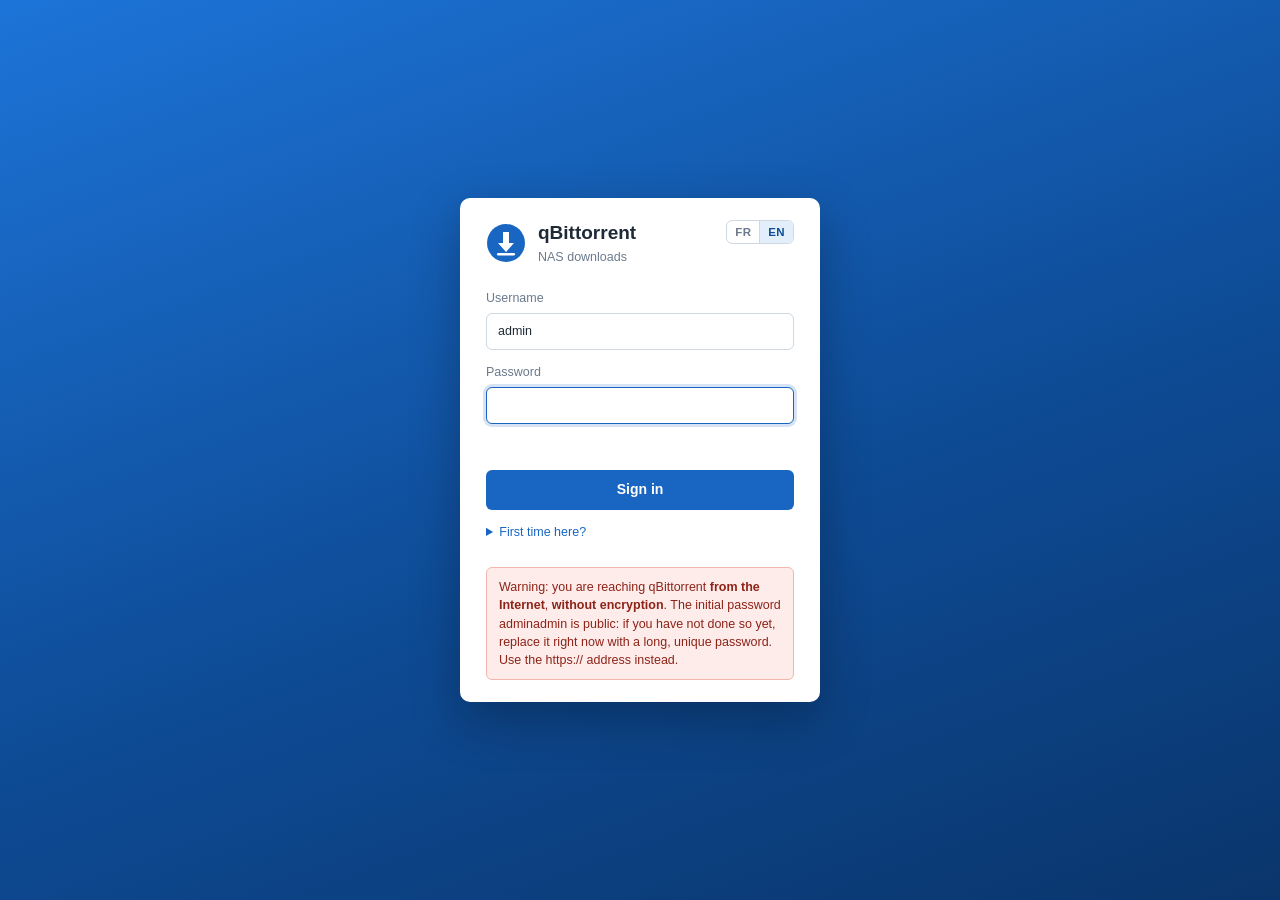
<file: src/shared/webui/public/index.html>
<!doctype html>
<!-- SPDX-License-Identifier: GPL-2.0-or-later -->
<html lang="fr">
<head>
<meta charset="utf-8">
<script>
// Accès par le proxy de QTS sans « / » final (…/qbittorrent) : les adresses relatives
// de l'interface (api/v2/…) partiraient alors à la racine de QTS
if (!/\/$|\.html$/.test(location.pathname)) location.replace(location.pathname + '/' + location.search + location.hash);
</script>
<meta name="viewport" content="width=device-width, initial-scale=1">
<title>qBittorrent – Connexion</title>
<link rel="stylesheet" href="explorer/themes.css?v=__QPKG_VER__">
<script>
// Thème (menu Thème) : appliqué ici, avant l'affichage, pour ne pas apercevoir le thème
// par défaut. « auto » suit le réglage clair / sombre du système, en direct.
var THEME_IDS = ['classique', 'ardoise', 'papier', 'signal', 'minimal', 'futur', 'terminal', 'aurore'];
function themeChoice() {
  try { var t = JSON.parse(localStorage.getItem('qbfs.theme')); return t === 'auto' || THEME_IDS.indexOf(t) >= 0 ? t : 'classique'; }
  catch (e) { return window.themeSession || 'classique'; }
}
function applyTheme(t) {
  t = t || themeChoice(); window.themeSession = t;
  var r = t === 'auto' ? (matchMedia('(prefers-color-scheme: dark)').matches ? 'ardoise' : 'papier') : t;
  if (r === 'classique') document.documentElement.removeAttribute('data-theme');
  else document.documentElement.setAttribute('data-theme', r);
}
applyTheme();
try { matchMedia('(prefers-color-scheme: dark)').addEventListener('change', function () { if (window.themeSession === 'auto') applyTheme('auto'); }); } catch (e) {}
// Thème changé dans un autre onglet
window.addEventListener('storage', function (e) { if (e.key === 'qbfs.theme') applyTheme(); });
</script>
<!-- Langue (FR / EN) : explorer/i18n.js -->
<script src="explorer/i18n-en.js?v=__QPKG_VER__"></script>
<script src="explorer/i18n.js?v=__QPKG_VER__"></script>
<style>
  /* Couleurs, polices, arrondis et ombres : explorer/themes.css (variables) */
  * { box-sizing:border-box; }
  body { margin:0; min-height:100vh; display:flex; align-items:center; justify-content:center;
         font:14px/1.4 var(--font-ui); color:var(--text);
         background:var(--login-bg); background-image:var(--login-bg-image); padding:16px; }
  .card { width:100%; max-width:360px; background:var(--panel); border-radius:var(--radius-xl); box-shadow:var(--login-shadow); overflow:hidden; }
  .head { display:flex; align-items:center; gap:12px; padding:22px 26px 6px; }
  .head svg { flex:none; }
  .head h1 { margin:0; font-size:19px; font-weight:600; font-family:var(--font-title); }
  .head p { margin:2px 0 0; color:var(--muted); font-size:12.5px; }
  form { padding:18px 26px 26px; display:grid; gap:14px; }
  label { display:grid; gap:5px; font-size:12.5px; color:var(--muted); }
  input { font:inherit; padding:9px 11px; border:1px solid var(--login-input-border); border-radius:var(--radius-md); color:var(--text); background:var(--field-bg); }
  input:focus { outline:none; border-color:var(--accent); box-shadow:0 0 0 3px var(--login-ring); }
  button { font:inherit; font-weight:600; padding:10px; border:0; border-radius:var(--radius-md); background:var(--accent); color:var(--accent-text); cursor:pointer; }
  button:hover { background:var(--accent-hover); }
  button:disabled { opacity:.6; cursor:wait; }
  .first { font-size:12.5px; color:var(--muted); }
  .first summary { cursor:pointer; color:var(--link); width:max-content; }
  .first[open] summary { margin-bottom:6px; }
  .warn { margin:0 26px 22px; padding:10px 12px; border-radius:6px; font-size:12.5px; line-height:1.45; background:var(--warn-bg); border:1px solid var(--warn-border); color:var(--warn-text); }
  .warn.bad { background:var(--danger-bg); border-color:var(--danger-border); color:var(--danger-text); }
  .warn b { color:inherit; }
  .err { min-height:18px; margin:0; color:var(--login-err); font-size:12.5px; }
  /* Sélecteur de langue (rempli par explorer/i18n.js) */
  .langsw { display:flex; margin-left:auto; align-self:flex-start; border:1px solid var(--login-input-border); border-radius:var(--radius-md); overflow:hidden; }
  .langsw button { padding:3px 8px; border-radius:0; background:transparent; color:var(--muted); font-size:11.5px; letter-spacing:.03em; }
  .langsw button + button { border-left:1px solid var(--login-input-border); }
  .langsw button:hover { background:var(--accent-soft); color:var(--accent-on-soft); }
  .langsw button.on { background:var(--accent-soft); color:var(--accent-on-soft); cursor:default; }
</style>
</head>
<body>
  <div class="card">
    <div class="head">
      <svg width="40" height="40" viewBox="0 0 40 40" aria-hidden="true"><circle cx="20" cy="20" r="19" fill="var(--accent)"/><path d="M17 9h6v11h5l-8 9-8-9h5z" fill="var(--accent-text)"/><rect x="11" y="30" width="18" height="2.6" rx="1.3" fill="var(--accent-text)"/></svg>
      <div><h1>qBittorrent</h1><p>Téléchargements du NAS</p></div>
      <span class="langsw"></span>
    </div>
    <form id="f">
      <label>Nom d'utilisateur <input id="u" name="username" autocomplete="username" value="admin" required></label>
      <label>Mot de passe <input id="p" name="password" type="password" autocomplete="current-password" required autofocus></label>
      <p class="err" id="err" role="alert"></p>
      <button id="b" type="submit">Se connecter</button>
      <details class="first"><summary>Première connexion ?</summary>
        Utilisateur <b>admin</b>, mot de passe <b>adminadmin</b>. Vous devrez ensuite choisir votre propre mot de passe.</details>
    </form>
    <p class="warn" id="warn">Sécurité : le mot de passe initial <b>adminadmin</b> est public. Changez-le dès la première connexion. Pour un accès à distance, passez par myQNAPcloud Link ou un VPN plutôt que d'ouvrir le port 8085 sur Internet.</p>
  </div>
<script>
// Accès depuis Internet (adresse non locale) : avertissement renforcé
(function () {
  const h = location.hostname;
  const local = /^(localhost|127\.|10\.|192\.168\.|172\.(1[6-9]|2\d|3[01])\.|169\.254\.|\[?::1\]?$|\[?f[cd][0-9a-f]{2}:|\[?fe80:)/i.test(h) || /\.(local|lan|home|internal)$/i.test(h) || !/[.:]/.test(h);
  if (local) return;
  const w = document.getElementById('warn');
  w.className = 'warn bad';
  const http = location.protocol === 'http:';
  const viaQts = location.pathname.replace(/[^/]*$/, '') !== '/';
  w.innerHTML = 'Attention : vous accédez à qBittorrent <b>depuis Internet</b>' + (http ? ', <b>sans chiffrement</b>' : '')
    + '. Le mot de passe initial adminadmin est public : si ce n\'est pas déjà fait, remplacez-le immédiatement par un mot de passe long et unique.'
    + (http ? (viaQts ? ' Utilisez plutôt l\'adresse en https://.'
      : ' Passez plutôt par myQNAPcloud Link (adresse https://…/qbittorrent/) ou activez HTTPS (Outils › Réglages › Interface).') : '');
})();
document.getElementById('f').addEventListener('submit', async (e) => {
  e.preventDefault();
  const b = document.getElementById('b'), err = document.getElementById('err');
  b.disabled = true; err.textContent = '';
  try {
    const r = await fetch('api/v2/auth/login', {
      method: 'POST',
      body: new URLSearchParams({ username: document.getElementById('u').value, password: document.getElementById('p').value })
    });
    const t = await r.text();
    // qBittorrent 5.x répond 204 (vide) en cas de succès, les versions 4.x « Ok. »
    if (r.status === 403) err.textContent = "Trop d'échecs : adresse IP bloquée temporairement.";
    else if (r.ok && t.trim() !== 'Fails.') {
      // Mot de passe initial : l'interface obligera à le changer
      try { localStorage.setItem('qbfs.mustChange', document.getElementById('p').value === 'adminadmin' ? 'true' : 'false'); } catch (_) {}
      location.reload(); return;
    }
    else err.textContent = 'Identifiant ou mot de passe incorrect.';
  } catch (_) { err.textContent = 'Le NAS ne répond pas.'; }
  b.disabled = false;
});
</script>
</body>
</html>
</file>
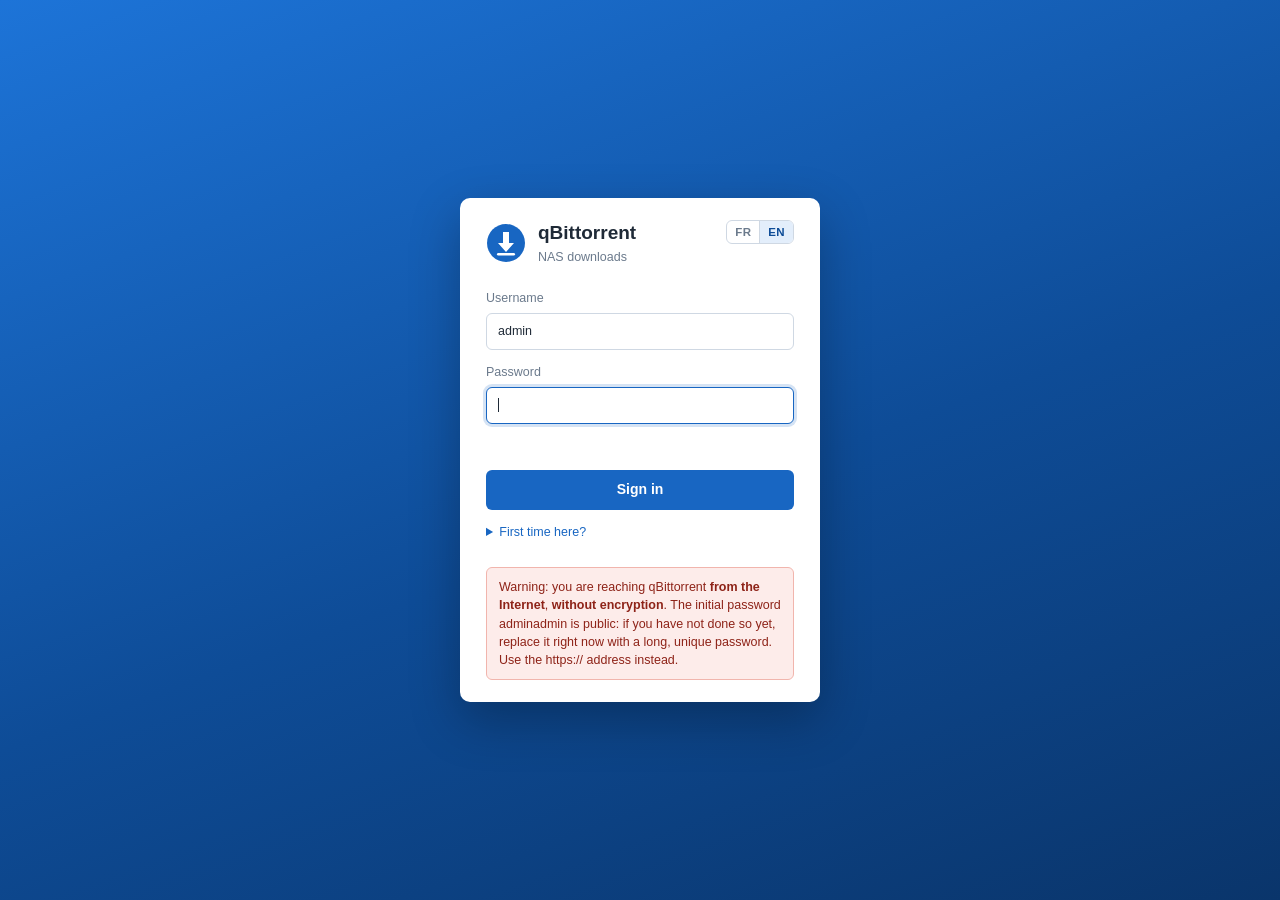
<file: src/shared/webui/public/classic.html>
<!doctype html>
<!-- Session expirée ou déconnexion depuis l'interface classique : retour à la page de connexion -->
<meta charset="utf-8">
<meta http-equiv="refresh" content="0;url=./">
<title>qBittorrent</title>
<a href="./">Connexion</a>
</file>
<file: src/shared/webui/public/explorer/themes.css>
/* SPDX-License-Identifier: GPL-2.0-or-later
 * Thèmes de l'interface explorateur et de la page de connexion.
 *
 * C'est le SEUL fichier qui contient des couleurs : index.html, explorer/*.js et la
 * page de connexion n'utilisent que les variables ci-dessous (un test le vérifie).
 * Le fichier est dans public/ : qBittorrent le sert avant la connexion et, après,
 * le cherche dans public/ faute de l'avoir dans private/ ; les deux pages le
 * chargent donc avec le même chemin relatif « explorer/themes.css ».
 *
 * Organisation :
 *  1. valeurs dérivées, communes à tous les thèmes (calculées à partir des
 *     variables de base de chaque thème) ;
 *  2. « Classique » : l'apparence d'origine, valeur par valeur ;
 *  3. un bloc [data-theme="…"] par thème, posé sur <html> ;
 *  4. éléments de présentation propres à certains thèmes ;
 *  5. thème Aurore : verre dépoli, lumières et animations (avec explorer/effets.js).
 *
 * Variables de base (à définir dans chaque thème) :
 *  --bg --panel --panel-2 --border --text --muted --accent --accent-text --danger
 *  --ok --warn --header-bg --header-text --menu-bg --menu-text --disabled
 *  --row-hover --row-selected --progress-track --font-ui --font-num --radius
 *  --radius-sm --shadow --st-dl --st-seed --st-done --st-stop --st-err
 */

/* 0. Polices embarquées (fonts/, licences OFL à côté), chemins relatifs : aucune requête
   vers un autre site. Le navigateur ne télécharge une police que si le thème affiché
   l'utilise, et seulement les sous-ensembles (latin, latin étendu) nécessaires. */
@font-face { font-family: "Inter"; font-style: normal; font-weight: 100 900; font-display: swap;
  src: url("fonts/inter-latin-ext-wght-normal.woff2") format("woff2"); unicode-range: U+0100-02BA,U+02BD-02C5,U+02C7-02CC,U+02CE-02D7,U+02DD-02FF,U+0304,U+0308,U+0329,U+1D00-1DBF,U+1E00-1E9F,U+1EF2-1EFF,U+2020,U+20A0-20AB,U+20AD-20C0,U+2113,U+2C60-2C7F,U+A720-A7FF; }
@font-face { font-family: "Inter"; font-style: normal; font-weight: 100 900; font-display: swap;
  src: url("fonts/inter-latin-wght-normal.woff2") format("woff2"); unicode-range: U+0000-00FF,U+0131,U+0152-0153,U+02BB-02BC,U+02C6,U+02DA,U+02DC,U+0304,U+0308,U+0329,U+2000-206F,U+20AC,U+2122,U+2191,U+2193,U+2212,U+2215,U+FEFF,U+FFFD; }
@font-face { font-family: "JetBrains Mono"; font-style: normal; font-weight: 100 800; font-display: swap;
  src: url("fonts/jetbrains-mono-latin-ext-wght-normal.woff2") format("woff2"); unicode-range: U+0100-02BA,U+02BD-02C5,U+02C7-02CC,U+02CE-02D7,U+02DD-02FF,U+0304,U+0308,U+0329,U+1D00-1DBF,U+1E00-1E9F,U+1EF2-1EFF,U+2020,U+20A0-20AB,U+20AD-20C0,U+2113,U+2C60-2C7F,U+A720-A7FF; }
@font-face { font-family: "JetBrains Mono"; font-style: normal; font-weight: 100 800; font-display: swap;
  src: url("fonts/jetbrains-mono-latin-wght-normal.woff2") format("woff2"); unicode-range: U+0000-00FF,U+0131,U+0152-0153,U+02BB-02BC,U+02C6,U+02DA,U+02DC,U+0304,U+0308,U+0329,U+2000-206F,U+20AC,U+2122,U+2191,U+2193,U+2212,U+2215,U+FEFF,U+FFFD; }
@font-face { font-family: "DM Sans"; font-style: normal; font-weight: 100 1000; font-display: swap;
  src: url("fonts/dm-sans-latin-ext-wght-normal.woff2") format("woff2"); unicode-range: U+0100-02BA,U+02BD-02C5,U+02C7-02CC,U+02CE-02D7,U+02DD-02FF,U+0304,U+0308,U+0329,U+1D00-1DBF,U+1E00-1E9F,U+1EF2-1EFF,U+2020,U+20A0-20AB,U+20AD-20C0,U+2113,U+2C60-2C7F,U+A720-A7FF; }
@font-face { font-family: "DM Sans"; font-style: normal; font-weight: 100 1000; font-display: swap;
  src: url("fonts/dm-sans-latin-wght-normal.woff2") format("woff2"); unicode-range: U+0000-00FF,U+0131,U+0152-0153,U+02BB-02BC,U+02C6,U+02DA,U+02DC,U+0304,U+0308,U+0329,U+2000-206F,U+20AC,U+2122,U+2191,U+2193,U+2212,U+2215,U+FEFF,U+FFFD; }
@font-face { font-family: "Fraunces"; font-style: normal; font-weight: 100 900; font-display: swap;
  src: url("fonts/fraunces-latin-ext-wght-normal.woff2") format("woff2"); unicode-range: U+0100-02BA,U+02BD-02C5,U+02C7-02CC,U+02CE-02D7,U+02DD-02FF,U+0304,U+0308,U+0329,U+1D00-1DBF,U+1E00-1E9F,U+1EF2-1EFF,U+2020,U+20A0-20AB,U+20AD-20C0,U+2113,U+2C60-2C7F,U+A720-A7FF; }
@font-face { font-family: "Fraunces"; font-style: normal; font-weight: 100 900; font-display: swap;
  src: url("fonts/fraunces-latin-wght-normal.woff2") format("woff2"); unicode-range: U+0000-00FF,U+0131,U+0152-0153,U+02BB-02BC,U+02C6,U+02DA,U+02DC,U+0304,U+0308,U+0329,U+2000-206F,U+20AC,U+2122,U+2191,U+2193,U+2212,U+2215,U+FEFF,U+FFFD; }
@font-face { font-family: "Space Grotesk"; font-style: normal; font-weight: 300 700; font-display: swap;
  src: url("fonts/space-grotesk-latin-ext-wght-normal.woff2") format("woff2"); unicode-range: U+0100-02BA,U+02BD-02C5,U+02C7-02CC,U+02CE-02D7,U+02DD-02FF,U+0304,U+0308,U+0329,U+1D00-1DBF,U+1E00-1E9F,U+1EF2-1EFF,U+2020,U+20A0-20AB,U+20AD-20C0,U+2113,U+2C60-2C7F,U+A720-A7FF; }
@font-face { font-family: "Space Grotesk"; font-style: normal; font-weight: 300 700; font-display: swap;
  src: url("fonts/space-grotesk-latin-wght-normal.woff2") format("woff2"); unicode-range: U+0000-00FF,U+0131,U+0152-0153,U+02BB-02BC,U+02C6,U+02DA,U+02DC,U+0304,U+0308,U+0329,U+2000-206F,U+20AC,U+2122,U+2191,U+2193,U+2212,U+2215,U+FEFF,U+FFFD; }
@font-face { font-family: "IBM Plex Mono"; font-style: normal; font-weight: 400; font-display: swap;
  src: url("fonts/ibm-plex-mono-latin-ext-400-normal.woff2") format("woff2"); unicode-range: U+0100-02BA,U+02BD-02C5,U+02C7-02CC,U+02CE-02D7,U+02DD-02FF,U+0304,U+0308,U+0329,U+1D00-1DBF,U+1E00-1E9F,U+1EF2-1EFF,U+2020,U+20A0-20AB,U+20AD-20C0,U+2113,U+2C60-2C7F,U+A720-A7FF; }
@font-face { font-family: "IBM Plex Mono"; font-style: normal; font-weight: 400; font-display: swap;
  src: url("fonts/ibm-plex-mono-latin-400-normal.woff2") format("woff2"); unicode-range: U+0000-00FF,U+0131,U+0152-0153,U+02BB-02BC,U+02C6,U+02DA,U+02DC,U+0304,U+0308,U+0329,U+2000-206F,U+20AC,U+2122,U+2191,U+2193,U+2212,U+2215,U+FEFF,U+FFFD; }
@font-face { font-family: "IBM Plex Mono"; font-style: normal; font-weight: 600; font-display: swap;
  src: url("fonts/ibm-plex-mono-latin-ext-600-normal.woff2") format("woff2"); unicode-range: U+0100-02BA,U+02BD-02C5,U+02C7-02CC,U+02CE-02D7,U+02DD-02FF,U+0304,U+0308,U+0329,U+1D00-1DBF,U+1E00-1E9F,U+1EF2-1EFF,U+2020,U+20A0-20AB,U+20AD-20C0,U+2113,U+2C60-2C7F,U+A720-A7FF; }
@font-face { font-family: "IBM Plex Mono"; font-style: normal; font-weight: 600; font-display: swap;
  src: url("fonts/ibm-plex-mono-latin-600-normal.woff2") format("woff2"); unicode-range: U+0000-00FF,U+0131,U+0152-0153,U+02BB-02BC,U+02C6,U+02DA,U+02DC,U+0304,U+0308,U+0329,U+2000-206F,U+20AC,U+2122,U+2191,U+2193,U+2212,U+2215,U+FEFF,U+FFFD; }
@font-face { font-family: "Exo 2"; font-style: normal; font-weight: 100 900; font-display: swap;
  src: url("fonts/exo-2-latin-ext-wght-normal.woff2") format("woff2"); unicode-range: U+0100-02BA,U+02BD-02C5,U+02C7-02CC,U+02CE-02D7,U+02DD-02FF,U+0304,U+0308,U+0329,U+1D00-1DBF,U+1E00-1E9F,U+1EF2-1EFF,U+2020,U+20A0-20AB,U+20AD-20C0,U+2113,U+2C60-2C7F,U+A720-A7FF; }
@font-face { font-family: "Exo 2"; font-style: normal; font-weight: 100 900; font-display: swap;
  src: url("fonts/exo-2-latin-wght-normal.woff2") format("woff2"); unicode-range: U+0000-00FF,U+0131,U+0152-0153,U+02BB-02BC,U+02C6,U+02DA,U+02DC,U+0304,U+0308,U+0329,U+2000-206F,U+20AC,U+2122,U+2191,U+2193,U+2212,U+2215,U+FEFF,U+FFFD; }
@font-face { font-family: "Share Tech Mono"; font-style: normal; font-weight: 400; font-display: swap;
  src: url("fonts/share-tech-mono-latin-400-normal.woff2") format("woff2"); unicode-range: U+0000-00FF,U+0131,U+0152-0153,U+02BB-02BC,U+02C6,U+02DA,U+02DC,U+0304,U+0308,U+0329,U+2000-206F,U+20AC,U+2122,U+2191,U+2193,U+2212,U+2215,U+FEFF,U+FFFD; }

/* 1. Valeurs dérivées (tous thèmes ; le Classique les remplace par ses valeurs exactes) */
:root {
  --scheme: light;
  --panel-3: var(--panel-2);
  --row-line: color-mix(in srgb, var(--border) 60%, var(--panel));
  --faint: var(--muted);
  --accent-strong: var(--accent);
  --accent-on-soft: var(--accent-strong);
  --sort-arrow: var(--link);
  --accent-hover: color-mix(in srgb, var(--accent) 85%, var(--text));
  --accent-soft: color-mix(in srgb, var(--accent) 16%, var(--panel));
  --accent-line: color-mix(in srgb, var(--accent) 45%, var(--panel));
  --accent-ring: color-mix(in srgb, var(--accent) 25%, transparent);
  --link: var(--accent);
  --header-bg-image: none;
  --header-btn-bg: color-mix(in srgb, var(--header-text) 12%, transparent);
  --header-btn-border: color-mix(in srgb, var(--header-text) 25%, transparent);
  --header-btn-hover: color-mix(in srgb, var(--header-text) 22%, transparent);
  --header-menu-hover: color-mix(in srgb, var(--header-text) 18%, transparent);
  --shadow-header: none;
  --logo-fg: var(--header-bg);
  --menu-hover: var(--row-hover);
  --menu-icon: var(--muted);
  --disabled-icon: var(--disabled);
  --side-bg: var(--bg);
  --side-hover: color-mix(in srgb, var(--text) 7%, var(--side-bg));
  --caret-hover: color-mix(in srgb, var(--text) 14%, var(--side-bg));
  --count-bg: var(--panel);
  --field-bg: var(--panel);
  --field-text: var(--text);
  --btn-bg: var(--panel);
  --th-bg: var(--panel-2);
  --th-text: var(--muted);
  --icon-btn: var(--muted);
  --settings-nav-bg: var(--panel-2);
  --settings-nav-hover: var(--row-hover);
  --drop-bg: color-mix(in srgb, var(--accent-soft) 92%, transparent);
  --warn-text: color-mix(in srgb, var(--warn) 55%, var(--text));
  --warn-bg: color-mix(in srgb, var(--warn) 14%, var(--panel));
  --warn-border: color-mix(in srgb, var(--warn) 45%, var(--panel));
  --tag-text: var(--warn-text);
  --tag-bg: var(--warn-bg);
  --tag-border: var(--warn-border);
  --log-warn: var(--warn-text);
  --danger-text: var(--danger);
  --danger-bg: color-mix(in srgb, var(--danger) 12%, var(--panel));
  --danger-border: color-mix(in srgb, var(--danger) 45%, var(--panel));
  --offline-bg: var(--danger-bg);
  --overlay: color-mix(in srgb, #000 55%, transparent);
  --shadow-dlg: 0 20px 60px rgba(0, 0, 0, .35);
  --shadow-toast: 0 8px 30px rgba(0, 0, 0, .3);
  --shadow-side: 4px 0 20px rgba(0, 0, 0, .2);
  --toast-bg: var(--text);
  --toast-text: var(--panel);
  --st-wait: var(--warn);
  --prog-text: var(--text);
  --on-st-dl: var(--accent-text);
  --on-st-done: var(--text);
  --on-st-stop: var(--text);
  --on-st-err: var(--panel);
  --folder: #f2b544;
  --folder-dark: #d99a24;
  --folder-virt-paper: var(--panel);
  --folder-virt-bg: color-mix(in srgb, var(--folder) 15%, var(--panel));
  --icon-paper: var(--panel);
  --icon-line: var(--muted);
  --icon-fold: var(--accent-soft);
  --icon-line-2: var(--border);
  --icon-fold-2: var(--panel-2);
  --font-mono: ui-monospace, "SFMono-Regular", Consolas, monospace;
  --font-title: var(--font-ui);
  --radius-xs: var(--radius-sm);
  --radius-btn: var(--radius);
  --radius-md: var(--radius);
  --radius-lg: var(--radius);
  --radius-xl: var(--radius-lg);
  --radius-pill: 999px;
  --login-bg: var(--bg);
  --login-bg-image: none;
  --login-shadow: var(--shadow-dlg);
  --login-input-border: var(--border);
  --login-ring: var(--accent-ring);
  --login-err: var(--danger-text);
}
html { color-scheme: var(--scheme); }
/* Listes déroulantes : le Classique garde l'apparence du système, les autres thèmes leurs couleurs */
:root[data-theme]:not([data-theme="classique"]) select { background-color: var(--field-bg); color: var(--field-text); font-family: inherit; }
:root[data-theme]:not([data-theme="classique"]) :is(input, textarea, select):disabled { background-color: var(--panel-2); color: var(--muted); }

/* 2. Classique : l'apparence d'origine (5.3.5.1), inchangée — thème par défaut */
:root:not([data-theme]), [data-theme="classique"] {
  --scheme: normal;
  --bg: #f4f6f9; --panel: #ffffff; --panel-2: #fbfcfe; --panel-3: #fafbfd;
  --border: #d8e0ea; --row-line: #edf1f5;
  --text: #1f2a37; --muted: #6b7a8c; --faint: #8a96a5;
  --accent: #1866c2; --accent-strong: #0e4c97; --accent-hover: #0e4c97; --accent-soft: #e3eefb; --accent-line: #b9d3f3;
  --accent-ring: rgba(24, 102, 194, .15); --accent-text: #fff; --link: #1866c2;
  --danger: #c9443a; --ok: #2e9d5b; --warn: #d9861c;
  --header-bg: #1866c2; --header-bg-image: linear-gradient(90deg, #0e4c97, #1866c2); --header-text: #fff;
  --header-btn-bg: rgba(255, 255, 255, .12); --header-btn-border: rgba(255, 255, 255, .25);
  --header-btn-hover: rgba(255, 255, 255, .22); --header-menu-hover: rgba(255, 255, 255, .18);
  --shadow-header: 0 1px 3px rgba(0, 0, 0, .2); --logo-fg: #1866c2;
  --menu-bg: #fff; --menu-text: #1f2a37; --menu-hover: #edf4fd; --menu-icon: #6b7a8c;
  --disabled: #69788a; --disabled-icon: #8693a3;
  --row-hover: #edf4fd; --row-selected: #d7e7fb;
  --side-bg: #eef2f7; --side-hover: #e2e9f2; --caret-hover: #d3dce8; --count-bg: #fff;
  --field-bg: #fff; --btn-bg: #fff;
  --th-bg: #f1f4f8; --th-text: #4a5a6c; --icon-btn: #4a5a6c;
  --settings-nav-bg: #f7f9fc; --settings-nav-hover: #e9eff7;
  --drop-bg: rgba(227, 238, 251, .92);
  --tag-text: #d9861c; --tag-bg: #fff6e8; --tag-border: #f0cf9f; --log-warn: #d9861c;
  --warn-text: #7a4b0c; --warn-bg: #fff6e8; --warn-border: #f0cf9f;
  --danger-text: #8e2318; --danger-bg: #fdecea; --danger-border: #f1b5ad; --offline-bg: #fde8e8;
  --overlay: rgba(15, 30, 50, .45);
  --shadow: 0 12px 32px rgba(15, 30, 50, .22); --shadow-dlg: 0 20px 60px rgba(0, 0, 0, .3);
  --shadow-toast: 0 8px 30px rgba(0, 0, 0, .25); --shadow-side: 4px 0 20px rgba(0, 0, 0, .15);
  --toast-bg: #1f2a37; --toast-text: #fff;
  --progress-track: #e6ebf1; --prog-text: #1f2a37;
  --st-dl: #1866c2; --st-seed: #2e9d5b; --st-done: #2e9d5b; --st-stop: #8a96a5; --st-err: #c9443a; --st-wait: #d9861c;
  --on-st-dl: #1f2a37; --on-st-done: #1f2a37; --on-st-stop: #1f2a37; --on-st-err: #1f2a37;
  --folder: #f2b544; --folder-dark: #d99a24; --folder-virt-paper: #fff; --folder-virt-bg: #fff7e6;
  --icon-paper: #fff; --icon-line: #7d93ad; --icon-fold: #e3eefb; --icon-line-2: #a7b3c2; --icon-fold-2: #eef1f5;
  --font-ui: "Segoe UI", Roboto, "Helvetica Neue", Arial, sans-serif; --font-num: var(--font-ui);
  --font-mono: ui-monospace, Consolas, monospace;
  --radius-xs: 3px; --radius-sm: 4px; --radius: 5px; --radius-btn: 5px; --radius-md: 6px; --radius-lg: 8px; --radius-xl: 10px; --radius-pill: 10px;
  --login-bg: #0e4c97; --login-bg-image: linear-gradient(160deg, #1d74d8 0%, #0e4c97 55%, #0a356b 100%);
  --login-shadow: 0 18px 50px rgba(0, 0, 0, .28); --login-input-border: #cfd8e3;
  --login-ring: rgba(24, 102, 194, .18); --login-err: #c0392b;
}

/* 3. Thèmes */

/* Ardoise : sombre */
[data-theme="ardoise"] {
  --scheme: dark;
  --bg: #0F1419; --panel: #121920; --panel-2: #151D25; --border: #263039;
  --text: #E6EDF3; --muted: #8795A3;
  --accent: #2DD4BF; --accent-text: #04201C; --accent-strong: #5EEAD4; --accent-hover: #5EEAD4;
  --danger: #FDA4AF; --ok: #4ADE80; --warn: #FBBF24;
  --header-bg: #0B0F13; --header-text: #E6EDF3;
  --menu-bg: #161E26; --menu-text: #E6EDF3; --disabled: #8795A3;
  --row-hover: #18222B; --row-selected: #12363A; --progress-track: #1E2830;
  --side-bg: #0D1217; --th-bg: #151D25;
  --st-dl: #38BDF8; --st-seed: #2DD4BF; --st-done: #4ADE80; --st-stop: #94A3B8; --st-err: #FB7185;
  --on-st-dl: #04201C; --on-st-done: #04201C; --on-st-stop: #04201C; --on-st-err: #04201C;
  --toast-bg: #E6EDF3; --toast-text: #0F1419;
  --folder: #E3A93B; --folder-dark: #B98320;
  --font-ui: "Inter", system-ui, sans-serif; --font-num: "JetBrains Mono", ui-monospace, monospace;
  --font-mono: "JetBrains Mono", ui-monospace, monospace;
  --radius-sm: 8px; --radius: 10px; --radius-md: 12px; --radius-lg: 14px;
  --shadow: 0 12px 32px rgba(0, 0, 0, .5);
}

/* Papier : clair chaud */
[data-theme="papier"] {
  --bg: #F6F1E9; --panel: #FFFDF8; --panel-2: #FBF6EE; --border: #E4DACB;
  --text: #2B2118; --muted: #6B5D4F;
  --accent: #C2410C; --accent-text: #FFFFFF; --accent-soft: #FFEDD5; --accent-strong: #7C2D12; --accent-hover: #9A3412;
  --danger: #BE123C; --ok: #15803D; --warn: #B45309;
  --header-bg: #FFFDF8; --header-text: #2B2118; --logo-fg: #FFFDF8; --shadow-header: 0 1px 0 #E4DACB;
  --menu-bg: #FFFDF8; --menu-text: #2B2118; --disabled: #75675A;
  --row-hover: #FBF4E8; --row-selected: #FFEDD5; --progress-track: #EFE6D8;
  --side-bg: #F1EADF;
  --st-dl: #C2410C; --st-seed: #15803D; --st-done: #A8998A; --st-stop: #B8AD9F; --st-err: #BE123C;
  --on-st-dl: #FFFFFF; --on-st-done: #2B2118; --on-st-stop: #2B2118; --on-st-err: #FFFFFF;
  --font-ui: "DM Sans", system-ui, sans-serif; --font-num: "DM Sans", system-ui, sans-serif;
  --font-title: "Fraunces", Georgia, serif;
  --radius-xs: 999px; --radius-sm: 8px; --radius: 10px; --radius-btn: 999px; --radius-md: 12px; --radius-lg: 16px;
  --shadow: 0 12px 32px rgba(70, 45, 20, .16);
}

/* Signal : contraste fort */
[data-theme="signal"] {
  --bg: #F4F4F2; --panel: #FFFFFF; --panel-2: #FAFAF8; --border: #E2E2DE;
  --text: #111111; --muted: #5C5C57;
  --accent: #C6F432; --accent-text: #0A0A0A; --accent-soft: #EEFBC7; --accent-strong: #111111; --accent-hover: #B5E61D;
  --accent-line: #A3C928; --link: #3F6212;
  --danger: #B91C1C; --ok: #15803D; --warn: #A16207;
  --header-bg: #0A0A0A; --header-text: #F4F4F2;
  --menu-bg: #FFFFFF; --menu-text: #111111; --disabled: #6B6B66;
  --row-hover: #F7F7F4; --row-selected: #EEFBC7; --progress-track: #ECECE8;
  --st-dl: #C6F432; --st-seed: #0A0A0A; --st-done: #ECECE8; --st-stop: #FFFFFF; --st-err: #FF5A4D;
  --on-st-dl: #0A0A0A; --on-st-done: #111111; --on-st-stop: #111111; --on-st-err: #0A0A0A;
  --font-ui: "Space Grotesk", system-ui, sans-serif; --font-num: "IBM Plex Mono", ui-monospace, monospace;
  --font-mono: "IBM Plex Mono", ui-monospace, monospace;
  --radius-xs: 4px; --radius-sm: 6px; --radius: 6px; --radius-md: 8px; --radius-lg: 8px;
  --shadow: 0 10px 28px rgba(0, 0, 0, .14);
}

/* Minimal */
[data-theme="minimal"] {
  --bg: #FFFFFF; --panel: #FFFFFF; --panel-2: #FFFFFF; --border: #E4E4E7;
  --text: #111111; --muted: #52525B;
  --accent: #1D4ED8; --accent-text: #FFFFFF; --accent-soft: #EFF4FF; --accent-strong: #1E3A8A; --accent-hover: #1E40AF;
  --danger: #B91C1C; --ok: #15803D; --warn: #A16207;
  --header-bg: #FFFFFF; --header-text: #111111; --logo-fg: #FFFFFF; --shadow-header: 0 1px 0 #E4E4E7;
  --menu-bg: #FFFFFF; --menu-text: #111111; --disabled: #71717A;
  --row-hover: #F4F4F5; --row-selected: #EFF4FF; --progress-track: #F4F4F5;
  --st-dl: #1D4ED8; --st-seed: #15803D; --st-done: #A1A1AA; --st-stop: #A1A1AA; --st-err: #B91C1C;
  --on-st-dl: #FFFFFF; --on-st-done: #111111; --on-st-stop: #111111; --on-st-err: #FFFFFF;
  --font-ui: "Inter", system-ui, sans-serif; --font-num: "Inter", system-ui, sans-serif;
  --radius-sm: 0; --radius: 0; --radius-pill: 0;
  --shadow: 0 6px 18px rgba(0, 0, 0, .08); --shadow-dlg: 0 12px 40px rgba(0, 0, 0, .12);
}

/* Futur : HUD néon */
[data-theme="futur"] {
  --scheme: dark;
  --bg: #05070D; --panel: #0A0F1A; --panel-2: #0D1424; --border: #1B2B45;
  --text: #E6F1FF; --muted: #8CA3C0;
  --accent: #22D3EE; --accent-text: #031317; --accent-2: #A78BFA; --accent-strong: #67E8F9; --accent-hover: #67E8F9;
  --danger: #FB7185; --ok: #34D399; --warn: #FBBF24;
  --header-bg: #070B14; --header-text: #E6F1FF;
  --menu-bg: #0D1424; --menu-text: #E6F1FF; --disabled: #7D93AF;
  --row-hover: #0E1830; --row-selected: #0B2A3A; --progress-track: #111A2C;
  --side-bg: #070B14;
  --st-dl: #22D3EE; --st-seed: #A78BFA; --st-done: #34D399; --st-stop: #94A3B8; --st-err: #FB7185;
  --on-st-dl: #031317; --on-st-done: #031317; --on-st-stop: #031317; --on-st-err: #031317;
  --toast-bg: #E6F1FF; --toast-text: #05070D;
  --font-ui: "Exo 2", system-ui, sans-serif; --font-num: "Share Tech Mono", ui-monospace, monospace;
  --font-mono: "Share Tech Mono", ui-monospace, monospace;
  --radius-sm: 0; --radius: 0; --radius-pill: 0;
  --shadow: 0 0 0 1px #1B2B45, 0 12px 32px rgba(0, 0, 0, .6);
}

/* Terminal */
[data-theme="terminal"] {
  --scheme: dark;
  --bg: #0D0A06; --panel: #0D0A06; --panel-2: #120E08; --border: #5A4416;
  --text: #FFB000; --muted: #B8892E; --accent-2: #E0A52E;
  --accent: #FFB000; --accent-text: #0D0A06; --accent-soft: #FFB000; --accent-on-soft: #0D0A06; --accent-strong: #FFB000; --accent-hover: #E0A52E;
  --accent-line: #8A6A1E; --link: #FFB000;
  --danger: #FF8A6B; --ok: #E0A52E; --warn: #E0A52E;
  --header-bg: #0D0A06; --header-text: #FFB000;
  --menu-bg: #120E08; --menu-text: #FFB000; --disabled: #B8892E;
  --row-hover: #1A1308; --row-selected: #2E2207; --progress-track: #2A1F0C;
  --th-text: #E0A52E;
  --st-dl: #FFB000; --st-seed: #E0A52E; --st-done: #C9993A; --st-stop: #B48D44; --st-err: #FF8A6B;
  --on-st-dl: #0D0A06; --on-st-done: #0D0A06; --on-st-stop: #0D0A06; --on-st-err: #0D0A06;
  --toast-bg: #FFB000; --toast-text: #0D0A06;
  --font-ui: "JetBrains Mono", ui-monospace, monospace; --font-num: var(--font-ui); --font-mono: var(--font-ui);
  --radius-sm: 0; --radius: 0; --radius-pill: 0;
  --shadow: 0 0 0 1px #5A4416;
}

/* Aurore : sombre, verre dépoli et lumières animées (présentation et effets : section 5) */
[data-theme="aurore"] {
  --scheme: dark;
  --bg: #070B1A; --panel: #0E1428; --panel-2: #121A33; --border: #2A3763;
  --text: #EAF0FF; --muted: #9AA8CC;
  --accent: #5EEAD4; --accent-text: #04201C; --accent-2: #A78BFA; --accent-3: #F472B6; --accent-strong: #99F6E4; --accent-hover: #99F6E4;
  --danger: #FDA4AF; --ok: #6EE7B7; --warn: #FCD34D;
  --header-bg: #0A1022; --header-text: #EAF0FF;
  --menu-bg: #131B36; --menu-text: #EAF0FF; --disabled: #8E9BC0;
  --row-hover: #161F3D; --row-selected: #143645; --progress-track: #1B2547;
  --side-bg: #0B1124; --th-bg: #121A33;
  --st-dl: #5EEAD4; --st-seed: #A78BFA; --st-done: #6EE7B7; --st-stop: #94A3B8; --st-err: #FB7185;
  --on-st-dl: #04201C; --on-st-done: #04201C; --on-st-stop: #04201C; --on-st-err: #04201C;
  --toast-bg: #EAF0FF; --toast-text: #0B1124;
  --folder: #E8B45A; --folder-dark: #B98A2E;
  --font-ui: "Inter", system-ui, sans-serif; --font-num: "JetBrains Mono", ui-monospace, monospace;
  --font-mono: "JetBrains Mono", ui-monospace, monospace; --font-title: "Space Grotesk", "Inter", system-ui, sans-serif;
  --radius-xs: 6px; --radius-sm: 8px; --radius: 10px; --radius-md: 12px; --radius-lg: 16px;
  --shadow: 0 18px 48px rgba(2, 4, 14, .6), 0 0 36px rgba(94, 234, 212, .10);
  --shadow-dlg: 0 30px 80px rgba(2, 4, 14, .65), 0 0 60px rgba(167, 139, 250, .16);
  --shadow-toast: 0 10px 34px rgba(94, 234, 212, .28);
  --shadow-side: 8px 0 40px rgba(2, 4, 14, .6);
}

/* 4. Éléments propres à certains thèmes : présentation seulement (mêmes données, même logique) */

/* Pastilles d'état (Papier, Signal) : fond, texte et bordure par famille d'état */
:root[data-theme="papier"], :root[data-theme="signal"] {
  --pill-border: transparent;
}
:root[data-theme="papier"] {
  --pill-dl-bg: #FFEDD5; --pill-dl-text: #7C2D12;
  --pill-up-bg: #DCFCE7; --pill-up-text: #14532D;
  --pill-done-bg: #EFE9E1; --pill-done-text: #4A3F35;
  --pill-stop-bg: #F3EEE7; --pill-stop-text: #5C5046;
  --pill-wait-bg: #FEF3C7; --pill-wait-text: #78350F;
  --pill-err-bg: #FFE4E6; --pill-err-text: #881337;
  --bar-h: 10px; --bar-r: 999px;
}
:root[data-theme="signal"] {
  --pill-dl-bg: #C6F432; --pill-dl-text: #0A0A0A;
  --pill-up-bg: #0A0A0A; --pill-up-text: #C6F432;
  --pill-done-bg: #ECECE8; --pill-done-text: #111111;
  --pill-stop-bg: #FFFFFF; --pill-stop-text: #111111; --pill-stop-border: #111111;
  --pill-wait-bg: #FFE58A; --pill-wait-text: #111111;
  --pill-err-bg: #FF5A4D; --pill-err-text: #0A0A0A;
  /* liseré de 6 px à gauche de chaque ligne, selon l'état */
  --lis-dl: #C6F432; --lis-up: #0A0A0A; --lis-done: #BDBDB7; --lis-stop: #D4D4CF; --lis-wait: #E8C547; --lis-err: #FF5A4D;
}
:is(:root[data-theme="papier"], :root[data-theme="signal"]) .st {
  display:inline-block; max-width:100%; overflow:hidden; text-overflow:ellipsis; vertical-align:middle;
  padding:1px 9px; border-radius:var(--radius-pill); font-size:12px; font-weight:600; line-height:18px;
  background:var(--pill-bg); color:var(--pill-text); border:1px solid var(--pill-border);
}
:is(:root[data-theme="papier"], :root[data-theme="signal"]) .st::before { display:none; }
:is(:root[data-theme="papier"], :root[data-theme="signal"]) .st.dl { --pill-bg:var(--pill-dl-bg); --pill-text:var(--pill-dl-text); }
:is(:root[data-theme="papier"], :root[data-theme="signal"]) .st.up { --pill-bg:var(--pill-up-bg); --pill-text:var(--pill-up-text); }
:is(:root[data-theme="papier"], :root[data-theme="signal"]) .st.done { --pill-bg:var(--pill-done-bg); --pill-text:var(--pill-done-text); }
:is(:root[data-theme="papier"], :root[data-theme="signal"]) .st.stop { --pill-bg:var(--pill-stop-bg); --pill-text:var(--pill-stop-text); --pill-border:var(--pill-stop-border, transparent); }
:is(:root[data-theme="papier"], :root[data-theme="signal"]) .st.wait { --pill-bg:var(--pill-wait-bg); --pill-text:var(--pill-wait-text); }
:is(:root[data-theme="papier"], :root[data-theme="signal"]) .st.err { --pill-bg:var(--pill-err-bg); --pill-text:var(--pill-err-text); }
:root[data-theme="signal"] .tl tbody tr[data-st] > td.ck { box-shadow:inset 6px 0 0 var(--lis); }
:root[data-theme="signal"] tr[data-st="dl"] { --lis:var(--lis-dl); } :root[data-theme="signal"] tr[data-st="up"] { --lis:var(--lis-up); }
:root[data-theme="signal"] tr[data-st="done"] { --lis:var(--lis-done); } :root[data-theme="signal"] tr[data-st="stop"] { --lis:var(--lis-stop); }
:root[data-theme="signal"] tr[data-st="wait"] { --lis:var(--lis-wait); } :root[data-theme="signal"] tr[data-st="err"] { --lis:var(--lis-err); }

/* Barre fine à côté du pourcentage (Papier 10 px arrondie, Minimal 2 px, Futur segmentée) */
:root[data-theme="minimal"] { --bar-h: 2px; --bar-r: 0; }
:root[data-theme="futur"] { --bar-h: 6px; --bar-r: 0; }
:is(:root[data-theme="papier"], :root[data-theme="minimal"], :root[data-theme="futur"]) .prog { background:none; overflow:visible; border-radius:0; }
:is(:root[data-theme="papier"], :root[data-theme="minimal"], :root[data-theme="futur"]) .prog::before {
  content:""; position:absolute; left:0; right:46px; top:50%; height:var(--bar-h); transform:translateY(-50%);
  background:var(--progress-track); border-radius:var(--bar-r);
}
:is(:root[data-theme="papier"], :root[data-theme="minimal"], :root[data-theme="futur"]) .prog i {
  top:50%; bottom:auto; height:var(--bar-h); transform:translateY(-50%); border-radius:var(--bar-r);
  width:calc((100% - 46px) * var(--p)) !important;
}
:is(:root[data-theme="papier"], :root[data-theme="minimal"], :root[data-theme="futur"]) .prog i b { display:none; }
:is(:root[data-theme="papier"], :root[data-theme="minimal"], :root[data-theme="futur"]) .prog > b { text-align:right; color:var(--prog-text); }
:root[data-theme="futur"] .prog::before { background:repeating-linear-gradient(90deg, var(--progress-track) 0 5px, transparent 5px 7px); }
:root[data-theme="futur"] .prog i { background:repeating-linear-gradient(90deg, var(--st-dl) 0 5px, transparent 5px 7px); }
:root[data-theme="futur"] .prog.done i { background:repeating-linear-gradient(90deg, var(--st-done) 0 5px, transparent 5px 7px); }
:root[data-theme="futur"] .prog.stop i { background:repeating-linear-gradient(90deg, var(--st-stop) 0 5px, transparent 5px 7px); }
:root[data-theme="futur"] .prog.err i { background:repeating-linear-gradient(90deg, var(--st-err) 0 5px, transparent 5px 7px); }

/* Minimal : pas d'encadrés ni d'ombres, filets de 1 px */
:root[data-theme="minimal"] { --shadow: 0 0 0 1px #E4E4E7; --shadow-dlg: 0 0 0 1px #E4E4E7; --shadow-toast: none; --shadow-side: 1px 0 0 #E4E4E7; }
:root[data-theme="minimal"] :is(.btn, .tbtn, .seg) { border-color:var(--border); }
:root[data-theme="minimal"] .tag { background:none; }
:root[data-theme="minimal"] :is(.hint, .dest) { background:none; }

/* Futur : coins coupés, titres en majuscules espacées, jauges de vitesse */
:root[data-theme="futur"] { --cut: 12px; --cut-sm: 6px; }
:root[data-theme="futur"] :is(.dlg, .card) {
  clip-path:polygon(var(--cut) 0, 100% 0, 100% calc(100% - var(--cut)), calc(100% - var(--cut)) 100%, 0 100%, 0 var(--cut));
}
:root[data-theme="futur"] .menu { clip-path:polygon(0 0, calc(100% - var(--cut-sm)) 0, 100% var(--cut-sm), 100% 100%, var(--cut-sm) 100%, 0 calc(100% - var(--cut-sm))); }
:root[data-theme="futur"] :is(.btn.primary, .card button) {
  clip-path:polygon(var(--cut-sm) 0, 100% 0, 100% calc(100% - var(--cut-sm)), calc(100% - var(--cut-sm)) 100%, 0 100%, 0 var(--cut-sm));
}
:root[data-theme="futur"] :is(.sec, .dlg h2, .settings h3, .settings h4, .menu .mh, .dtabs button.tab, .tl th, .head h1) { text-transform:uppercase; letter-spacing:.14em; }
:root[data-theme="futur"] .speeds { align-items:center; gap:8px; }
:root[data-theme="futur"] .gauge { display:block; }
:root[data-theme="futur"] #spd-dl { margin-right:8px; }

/* Terminal : états [DL] [UP] [OK] [--] [!!], filets en pointillés, barre en caractères,
   cases et raccourcis des menus entre crochets */
:root[data-theme="terminal"] .st::before { content:"[--]"; width:auto; height:auto; border-radius:0; background:none; color:var(--st-stop); font-weight:700; }
:root[data-theme="terminal"] .st.dl::before { content:"[DL]"; color:var(--st-dl); }
:root[data-theme="terminal"] .st.up::before { content:"[UP]"; color:var(--st-seed); }
:root[data-theme="terminal"] .st.done::before { content:"[OK]"; color:var(--st-done); }
:root[data-theme="terminal"] .st.wait::before { content:"[--]"; color:var(--st-wait); }
:root[data-theme="terminal"] .st.err::before { content:"[!!]"; color:var(--st-err); }
:root:root[data-theme="terminal"] :is(.menu, .btn, .tbtn, .field, .search, .crumbs, .seg, .card, input:not([type="checkbox"], [type="radio"]), textarea, .addlist, .hint, .dest, .tag, .nav .cnt) { border-style:dashed; }
:root[data-theme="terminal"] :is(.toolbar, .pathbar, .dtabs, .dlg h2, td, th, .addlist li) { border-bottom-style:dashed; }
:root[data-theme="terminal"] :is(.statusbar, .details, .dlg .foot, .menu hr) { border-top-style:dashed; }
:root[data-theme="terminal"] :is(.side, .settings nav, .tl .cname) { border-right-style:dashed; }
:root[data-theme="terminal"] .prog { background:none; overflow:visible; }
:root[data-theme="terminal"] .prog > :is(b, i) { display:none; }
:root[data-theme="terminal"] .pchars { display:block; text-decoration:none; text-align:left; font-size:12px; line-height:16px; white-space:pre; color:var(--text); }
:root[data-theme="terminal"] .prog.done .pchars { color:var(--st-done); }
:root[data-theme="terminal"] .prog.err .pchars { color:var(--st-err); }
:root[data-theme="terminal"] .menu button[data-key]::after { content:"[" attr(data-key) "]"; order:1; margin-left:auto; padding-left:16px; color:var(--muted); }
:root[data-theme="terminal"] .menu button[data-key] :is(.sub, .swatch) { order:2; margin-left:0; }
:root[data-theme="terminal"] .menu button[data-key]:disabled::after { color:var(--disabled); }
:root[data-theme="terminal"] .menu [aria-checked] .mi { width:auto; min-width:26px; font-size:0; }
:root[data-theme="terminal"] .menu [aria-checked] .mi::before { font-size:13px; content:"[ ]"; }
:root[data-theme="terminal"] .menu [aria-checked="true"] .mi::before { content:"[x]"; }
:root[data-theme="terminal"] .menu [role="menuitemradio"] .mi::before { content:"( )"; }
:root[data-theme="terminal"] .menu [role="menuitemradio"][aria-checked="true"] .mi::before { content:"(*)"; }
:root[data-theme="terminal"] .menu .sub { font-size:0; }
:root[data-theme="terminal"] .menu .sub::after { font-size:13px; content:">"; }

/* Signal : liste des torrents en cartes (Nom, barre, état, taille, vitesses, temps restant).
   Les en-têtes deviennent une rangée de boutons de tri ; les autres thèmes gardent le tableau. */
:root[data-theme="signal"] #content table.tl { display:block; width:auto !important; }
:root[data-theme="signal"] .tl colgroup { display:none; }
:root[data-theme="signal"] .tl thead { display:block; position:sticky; top:0; z-index:4; background:var(--bg); border-bottom:1px solid var(--border); }
:root[data-theme="signal"] .tl thead tr { display:flex; flex-wrap:wrap; align-items:center; gap:6px; padding:8px 12px; }
:root[data-theme="signal"] .tl th { position:static; display:inline-flex; align-items:center; width:auto; border:1px solid var(--border); border-radius:var(--radius-pill); background:var(--panel); padding:3px 10px; }
:root[data-theme="signal"] .tl th.ck { border:0; background:none; padding:0 4px 0 0; }
:root[data-theme="signal"] .tl th[data-col]:not([data-col="name"], [data-col="progress"], [data-col="state"], [data-col="size"], [data-col="dlspeed"], [data-col="upspeed"], [data-col="eta"]) { display:none; }
:root[data-theme="signal"] .tl th .rz { display:none; }
:root[data-theme="signal"] .tl tbody { display:grid; grid-template-columns:repeat(auto-fill, minmax(min(100%, 330px), 1fr)); gap:10px; padding:12px; }
:root[data-theme="signal"] .tl tbody tr {
  display:grid; grid-template-columns:24px minmax(0, 1fr) minmax(0, 1fr) minmax(0, 1fr); gap:6px 10px; align-items:center;
  grid-template-areas: "ck name name name" ". prog prog prog" ". st st size" ". dl up eta";
  padding:10px 12px 10px 10px; background:var(--panel); border:1px solid var(--border); border-left:6px solid var(--lis, var(--border)); border-radius:var(--radius-md);
}
:root[data-theme="signal"] .tl tbody tr:hover { background:var(--row-hover); }
:root[data-theme="signal"] .tl tbody tr.sel { background:var(--row-selected); border-color:var(--text); border-left-color:var(--lis, var(--text)); }
:root[data-theme="signal"] .tl tbody td { display:block; position:static; padding:0; border:0; background:transparent !important; box-shadow:none !important; min-width:0; }
:root[data-theme="signal"] .tl tbody td:not(.ck, [data-k="name"], [data-k="progress"], [data-k="state"], [data-k="size"], [data-k="dlspeed"], [data-k="upspeed"], [data-k="eta"]) { display:none; }
:root[data-theme="signal"] .tl td.ck { grid-area:ck; }
:root[data-theme="signal"] .tl td[data-k="name"] { grid-area:name; font-weight:600; }
:root[data-theme="signal"] .tl td[data-k="progress"] { grid-area:prog; }
:root[data-theme="signal"] .tl td[data-k="state"] { grid-area:st; }
:root[data-theme="signal"] .tl td[data-k="size"] { grid-area:size; }
:root[data-theme="signal"] .tl td[data-k="dlspeed"] { grid-area:dl; text-align:left; }
:root[data-theme="signal"] .tl td[data-k="upspeed"] { grid-area:up; text-align:left; }
:root[data-theme="signal"] .tl td[data-k="eta"] { grid-area:eta; }
:root[data-theme="signal"] .tl td[data-k="dlspeed"]::before { content:"↓ "; color:var(--muted); }
:root[data-theme="signal"] .tl td[data-k="upspeed"]::before { content:"↑ "; color:var(--muted); }
:root[data-theme="signal"] .tl td[data-k="eta"]::before { content:"Reste "; color:var(--muted); }
:root[data-theme="signal"] .tl tbody tr:has(td.emptycell) { display:block; grid-column:1 / -1; border:0; background:none; padding:0; }
:root[data-theme="signal"] .tl td.emptycell .empty { position:static; width:auto; }

/* ==========================================================================================
   5. Aurore : verre dépoli, lumières et animations
   Tout est sous :root[data-theme="aurore"] : rien ici ne s'applique aux autres thèmes.
   Le peu de JavaScript nécessaire (position du pointeur, canvas, compteurs) est dans
   private/explorer/effets.js, qui ne contient aucune couleur.
   Règles suivies :
    - seules transform et opacity sont animées (les bordures lumineuses, elles, sont
      repeintes à partir de deux variables écrites par effets.js) ;
    - backdrop-filter seulement sur les panneaux fixes (barre du haut, barre latérale,
      menus, fenêtres, carte de connexion), jamais sur les lignes de la liste ;
    - @media (prefers-reduced-motion: reduce) coupe toutes les animations (fin de section).
   ========================================================================================== */

/* Position du pointeur dans chaque panneau (écrite par effets.js). Non héritées : les
   écrire ne recalcule pas le style des descendants (la liste des torrents). */
@property --aur-mx { syntax: "<length>"; inherits: false; initial-value: -999px; }
@property --aur-my { syntax: "<length>"; inherits: false; initial-value: -999px; }

:root[data-theme="aurore"] {
  /* Lumières du fond (dégradé maillé), des rubans du canvas et du halo du pointeur */
  --aur-m1: color-mix(in srgb, var(--accent) 30%, transparent);
  --aur-m2: color-mix(in srgb, var(--accent-2) 32%, transparent);
  --aur-m3: color-mix(in srgb, var(--accent-3) 22%, transparent);
  --aur-fx-a: var(--accent); --aur-fx-b: var(--accent-2); --aur-fx-c: var(--accent-3); --aur-fx-alpha: .18;
  --aur-glow: color-mix(in srgb, var(--accent) 40%, transparent);
  --aur-glow-ring: color-mix(in srgb, var(--accent) 85%, transparent); /* anneau de la zone principale : rien ne passe sous le texte */
  /* Borne de contraste : la lumière la plus vive qui puisse se trouver sous un panneau de
     verre posé sur le fond (halo 40 % + ruban 18 % + deux taches du dégradé superposées
     restent en dessous). tests/interface-check.py vérifie les textes sur verre avec elle. */
  --aur-under: color-mix(in srgb, var(--accent) 75%, var(--bg));
  /* Verre : sur le fond (barre du haut, barre latérale, connexion), sur la zone principale,
     et par-dessus la page (menus, fenêtres, barre latérale du téléphone : plus opaque,
     car un bouton d'accent ou une barre de progression peut se trouver dessous) */
  --aur-glass: color-mix(in srgb, var(--panel) 76%, transparent);
  --aur-glass-top: color-mix(in srgb, var(--header-bg) 76%, transparent);
  --aur-main: color-mix(in srgb, var(--panel) 88%, transparent);
  --aur-over: color-mix(in srgb, var(--panel) 90%, transparent);
  --aur-over-menu: color-mix(in srgb, var(--menu-bg) 90%, transparent);
  --aur-edge: color-mix(in srgb, var(--text) 16%, transparent);
  --aur-tint: color-mix(in srgb, var(--text) 4%, transparent);
  --aur-shine: color-mix(in srgb, var(--text) 45%, transparent);
  --aur-halo: color-mix(in srgb, var(--accent) 35%, transparent);
  --aur-shadow: 0 10px 40px rgba(2, 4, 14, .5), 0 0 30px rgba(167, 139, 250, .08);
  --aur-blur: blur(18px) saturate(1.5);
  --aur-spring: cubic-bezier(.34, 1.56, .64, 1);
  --aur-ease: cubic-bezier(.22, 1, .36, 1);
  --side-hover: color-mix(in srgb, var(--text) 8%, transparent);
  --caret-hover: color-mix(in srgb, var(--text) 16%, transparent);
  scrollbar-color: var(--border) transparent;
}

/* --- Fond : dégradé maillé qui dérive lentement (transform, 10 pas par seconde : le flou
       des panneaux de verre n'est recalculé qu'à ce rythme), canvas et grain par-dessus --- */
:root[data-theme="aurore"] body::before {
  content:""; position:fixed; inset:-30%; z-index:-1; pointer-events:none;
  background:
    radial-gradient(38% 42% at 22% 28%, var(--aur-m1), transparent 70%),
    radial-gradient(34% 40% at 78% 22%, var(--aur-m2), transparent 70%),
    radial-gradient(40% 44% at 64% 78%, var(--aur-m3), transparent 70%),
    radial-gradient(30% 34% at 28% 80%, var(--aur-m2), transparent 70%);
  animation:aur-drift 90s steps(900) infinite alternate; will-change:transform;
}
@keyframes aur-drift { to { transform:translate3d(4%, -5%, 0) rotate(12deg) scale(1.15); } }
:root[data-theme="aurore"] :is(.fx-canvas, .fx-grain) { position:fixed; inset:0; width:100%; height:100%; z-index:-1; pointer-events:none; }
:root[data-theme="aurore"] .fx-grain { opacity:.07; }

/* --- Disposition : panneaux flottants --- */
:root[data-theme="aurore"] .top { margin:8px 8px 0; border-radius:var(--radius-lg); }
:root[data-theme="aurore"] .layout { height:calc(100% - 56px); padding:8px; gap:8px; }
:root[data-theme="aurore"] :is(.side, main) { border-radius:var(--radius-lg); }

/* --- Verre dépoli et bordure lumineuse (panneaux fixes) ---
   Trois fonds : le verre (zone intérieure), le halo du pointeur et le filet (zone de bordure). */
:root[data-theme="aurore"] :is(.top, .side) {
  border:1px solid transparent;
  background:
    linear-gradient(var(--aur-fill), var(--aur-fill)) padding-box,
    radial-gradient(180px circle at var(--aur-mx) var(--aur-my), var(--aur-glow), transparent 72%) border-box,
    linear-gradient(var(--aur-edge), var(--aur-edge)) border-box;
  -webkit-backdrop-filter:var(--aur-blur); backdrop-filter:var(--aur-blur);
  box-shadow:var(--aur-shadow);
}
:root[data-theme="aurore"] .top { --aur-fill:var(--aur-glass-top); }
:root[data-theme="aurore"] .side { --aur-fill:var(--aur-glass); }
/* Zone principale : pas de flou (la liste défile dedans) ; la bordure lumineuse est un calque
   à part, découpé en anneau de 1 px, pour ne pas repeindre la liste quand le pointeur bouge */
:root[data-theme="aurore"] main { position:relative; overflow:hidden; background:var(--aur-main); box-shadow:var(--aur-shadow); }
:root[data-theme="aurore"] main::after {
  content:""; position:absolute; inset:0; z-index:6; padding:1px; border-radius:inherit; pointer-events:none;
  --aur-mx:inherit; --aur-my:inherit;
  background:radial-gradient(180px circle at var(--aur-mx) var(--aur-my), var(--aur-glow-ring), transparent 72%), linear-gradient(var(--aur-edge), var(--aur-edge));
  -webkit-mask:linear-gradient(#000 0 0) content-box, linear-gradient(#000 0 0); -webkit-mask-composite:xor;
  mask:linear-gradient(#000 0 0) content-box exclude, linear-gradient(#000 0 0);
  will-change:transform;
}
:root[data-theme="aurore"] :is(.toolbar, .statusbar, .dtool) { background:var(--aur-tint); }
:root[data-theme="aurore"] .nav { margin:0 8px; padding:6px 8px; border-radius:var(--radius-sm); }
:root[data-theme="aurore"] .tl tr.sel > td.ck { box-shadow:inset 3px 0 0 var(--accent); }

/* --- Menus, fenêtres, messages : verre et ouverture avec rebond (courbe spring) --- */
:root[data-theme="aurore"] .menu {
  background:var(--aur-over-menu); border-color:var(--aur-edge);
  -webkit-backdrop-filter:var(--aur-blur); backdrop-filter:var(--aur-blur);
  transform-origin:0 0; animation:aur-pop .3s var(--aur-spring) backwards;
}
:root[data-theme="aurore"] .menu button { border-radius:var(--radius-xs); margin:0 4px; width:calc(100% - 8px); }
:root[data-theme="aurore"] .backdrop { animation:aur-fade .2s ease-out backwards; }
:root[data-theme="aurore"] .dlg {
  background:var(--aur-over); border:1px solid var(--aur-edge);
  -webkit-backdrop-filter:var(--aur-blur); backdrop-filter:var(--aur-blur);
  animation:aur-rise .42s var(--aur-spring) backwards;
}
:root[data-theme="aurore"] .dlg :is(h2, .foot) { background:var(--aur-tint); }
:root[data-theme="aurore"] .toast { transform:translateX(calc(100% + 32px)); transition:transform .5s var(--aur-spring), opacity .25s ease-out; }
:root[data-theme="aurore"] .toast.show { transform:none; }
@keyframes aur-pop { from { opacity:0; transform:translateY(-6px) scale(.94); } }
@keyframes aur-rise { from { opacity:0; transform:translateY(18px) scale(.95); } }
@keyframes aur-fade { from { opacity:0; } }

/* --- Boutons : légère translation et halo au survol (le halo est un calque dont seule
       l'opacité change) --- */
/* transform présent dès le repos (translateY(0)) : le survol ne change que sa valeur, sans nouvelle mise en page */
:root[data-theme="aurore"] :is(.btn, .tbtn) { position:relative; transform:translateY(0); transition:transform .22s var(--aur-spring); }
:root[data-theme="aurore"] :is(.btn, .tbtn)::after {
  content:""; position:absolute; inset:-1px; border-radius:inherit; pointer-events:none;
  box-shadow:0 0 0 1px var(--accent-line), 0 6px 22px var(--aur-halo); opacity:0; transition:opacity .2s ease-out;
}
:root[data-theme="aurore"] :is(.btn, .tbtn):hover:not(:disabled) { transform:translateY(-1px); }
:root[data-theme="aurore"] :is(.btn, .tbtn):hover:not(:disabled)::after { opacity:1; }
:root[data-theme="aurore"] :is(.btn, .tbtn):active:not(:disabled) { transform:scale(.97); }
:root[data-theme="aurore"] .btn.primary { background:linear-gradient(135deg, var(--accent), var(--accent-2)); border-color:transparent; }
:root[data-theme="aurore"] .btn.primary:hover:not(:disabled) { background:linear-gradient(135deg, var(--accent-hover), var(--accent-2)); border-color:transparent; }

/* --- Liste des torrents --- */
/* Entrée échelonnée : effets.js pose .fx-in sur la liste quand la vue vient d'être dessinée
   et numérote les 12 premières lignes (--fx-i) ; les lignes redessinées ensuite ne rejouent rien */
:root[data-theme="aurore"] #trows.fx-in > tr:nth-child(-n+12) { animation:aur-row .26s var(--aur-ease) backwards; animation-delay:calc(var(--fx-i, 0) * 14ms); }
@keyframes aur-row { from { opacity:0; transform:translateY(10px); } }
/* Barre de progression : dégradé, et reflet qui la traverse pour les téléchargements en cours
   (coupé par effets.js, classe .fx-many, quand plus de 40 lignes sont en téléchargement) */
:root[data-theme="aurore"] .prog { border-radius:var(--radius-pill); }
:root[data-theme="aurore"] .prog:not(.done, .stop, .err) i { background:linear-gradient(90deg, var(--st-dl), var(--accent-2)); }
:root[data-theme="aurore"] #trows:not(.fx-many) tr[data-st="dl"] .prog:not(.done, .stop, .err) i::after {
  content:""; position:absolute; inset:0; background:linear-gradient(100deg, transparent 30%, var(--aur-shine) 50%, transparent 70%);
  transform:translateX(-100%); animation:aur-shimmer 1.9s ease-in-out infinite;
}
@keyframes aur-shimmer { 60%, 100% { transform:translateX(100%); } }
/* Vitesse qui vient de changer (barre du haut : deux animations identiques en alternance,
   pour rejouer la pulsation ; cellules de la liste : la ligne vient d'être redessinée) */
:root[data-theme="aurore"] .fx-pa { animation:aur-pulse-a .55s var(--aur-ease); }
:root[data-theme="aurore"] .fx-pb { animation:aur-pulse-b .55s var(--aur-ease); }
@keyframes aur-pulse-a { from { opacity:.35; transform:scale(1.14); } }
@keyframes aur-pulse-b { from { opacity:.35; transform:scale(1.14); } }

/* --- Changement de vue : View Transitions API, sinon fondu posé par effets.js --- */
:root[data-theme="aurore"] .content { view-transition-name:aur-vue; }
:root[data-theme="aurore"]::view-transition { pointer-events:none; }
:root[data-theme="aurore"]::view-transition-old(root), :root[data-theme="aurore"]::view-transition-new(root) { animation:none; mix-blend-mode:normal; }
:root[data-theme="aurore"]::view-transition-old(aur-vue) { animation:aur-leave .16s ease-in both; }
:root[data-theme="aurore"]::view-transition-new(aur-vue) { animation:aur-enter .3s var(--aur-ease) both; }
:root[data-theme="aurore"] .content.fx-view-a { animation:aur-enter .3s var(--aur-ease) backwards; }
:root[data-theme="aurore"] .content.fx-view-b { animation:aur-enter-b .3s var(--aur-ease) backwards; }
@keyframes aur-leave { to { opacity:0; transform:translateY(-6px); } }
@keyframes aur-enter { from { opacity:0; transform:translateY(8px); } }
@keyframes aur-enter-b { from { opacity:0; transform:translateY(8px); } }

/* --- Focus clavier toujours visible --- */
:root[data-theme="aurore"] :is(button, a, input, select, textarea, summary, [tabindex]):focus-visible { outline:2px solid var(--accent); outline-offset:2px; }
:root[data-theme="aurore"] :is(th, .menu button, .seg button, .dtabs .tab, .settings nav button, .rz):focus-visible { outline-offset:-2px; }

/* --- Page de connexion : carte de verre sur le même fond --- */
:root[data-theme="aurore"] .card {
  background:var(--aur-glass); border:1px solid var(--aur-edge);
  -webkit-backdrop-filter:var(--aur-blur); backdrop-filter:var(--aur-blur);
  animation:aur-rise .5s var(--aur-spring) backwards;
}

/* --- Téléphone : la barre latérale glisse par-dessus la liste (verre plus opaque) --- */
@media (max-width: 760px) {
  :root[data-theme="aurore"] .top { margin:6px 6px 0; }
  :root[data-theme="aurore"] .layout { height:calc(100% - 54px); padding:6px; }
  :root[data-theme="aurore"] .side { --aur-fill:var(--aur-over); top:60px; bottom:6px; left:6px; transform:translateX(calc(-100% - 12px)); transition:transform .34s var(--aur-ease); }
  :root[data-theme="aurore"] body.side-open .side { transform:none; }
}

/* --- « Réduire les animations » : plus aucune animation ni transition ; le canvas est
       retiré par effets.js, qui n'anime alors ni compteurs ni changements de vue --- */
@media (prefers-reduced-motion: reduce) {
  :root[data-theme="aurore"] *, :root[data-theme="aurore"] *::before, :root[data-theme="aurore"] *::after { animation:none !important; transition:none !important; }
  :root[data-theme="aurore"]::view-transition-group(*), :root[data-theme="aurore"]::view-transition-old(*), :root[data-theme="aurore"]::view-transition-new(*) { animation:none !important; }
  :root[data-theme="aurore"] .fx-canvas { display:none; }
}
</file>
